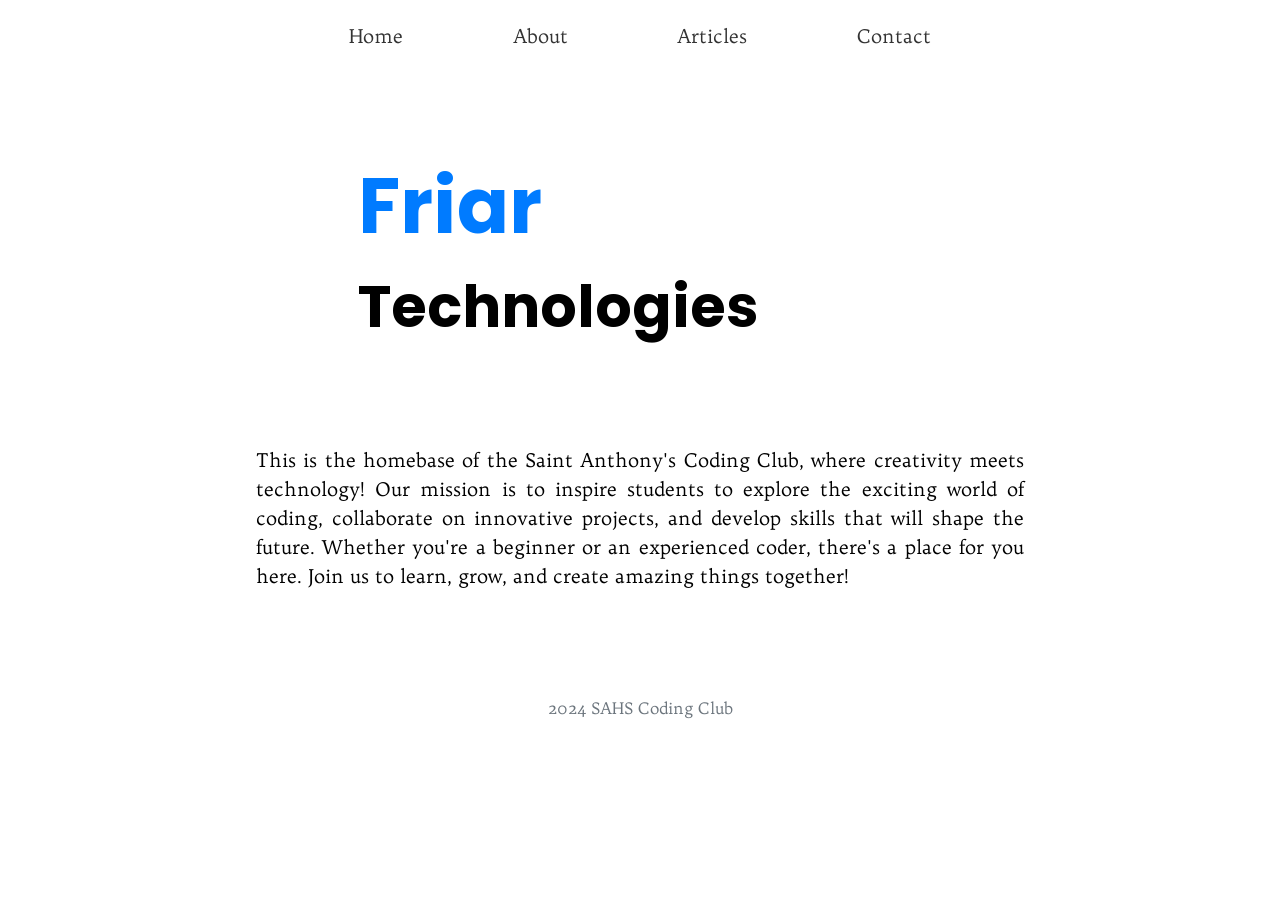
<file: index.html>
<!DOCTYPE html>
<html lang="en">
<META HTTP-EQUIV="Pragma" CONTENT="no-cache">
<head>
    <meta charset="UTF-8">
    <meta name="viewport" content="width=device-width, initial-scale=1.0">

    <link rel="stylesheet" href="styles.css">
    
    <title>Friar Technologies</title>
    <link rel="icon" href="images\SAHS_Logo.jpg">

    <script defer type="text/javascript" src="script4.js"></script>
</head>
      
<body>
  <nav class="navbar">
      <a href="index.html">Home</a>
      <a href="about.html">About</a>
      <a href="articles.html">Articles</a>
      <a href="contact.html">Contact</a>
  </nav>
  <div id="home" class="text">
    <div id="title">
        <h1>Friar</h1>
        <h2>Technologies</h2>
    </div>
    <p class="info">
        This is the homebase of the Saint Anthony's Coding Club, where creativity meets technology! Our mission is to inspire students to explore the exciting world of coding, collaborate on innovative projects, and develop skills that will shape the future. Whether you're a beginner or an experienced coder, there's a place for you here. Join us to learn, grow, and create amazing things together!
    </p>
  </div>
  <h4 class="watermark">2024 SAHS Coding Club</h4>
</body>
</html>
</file>
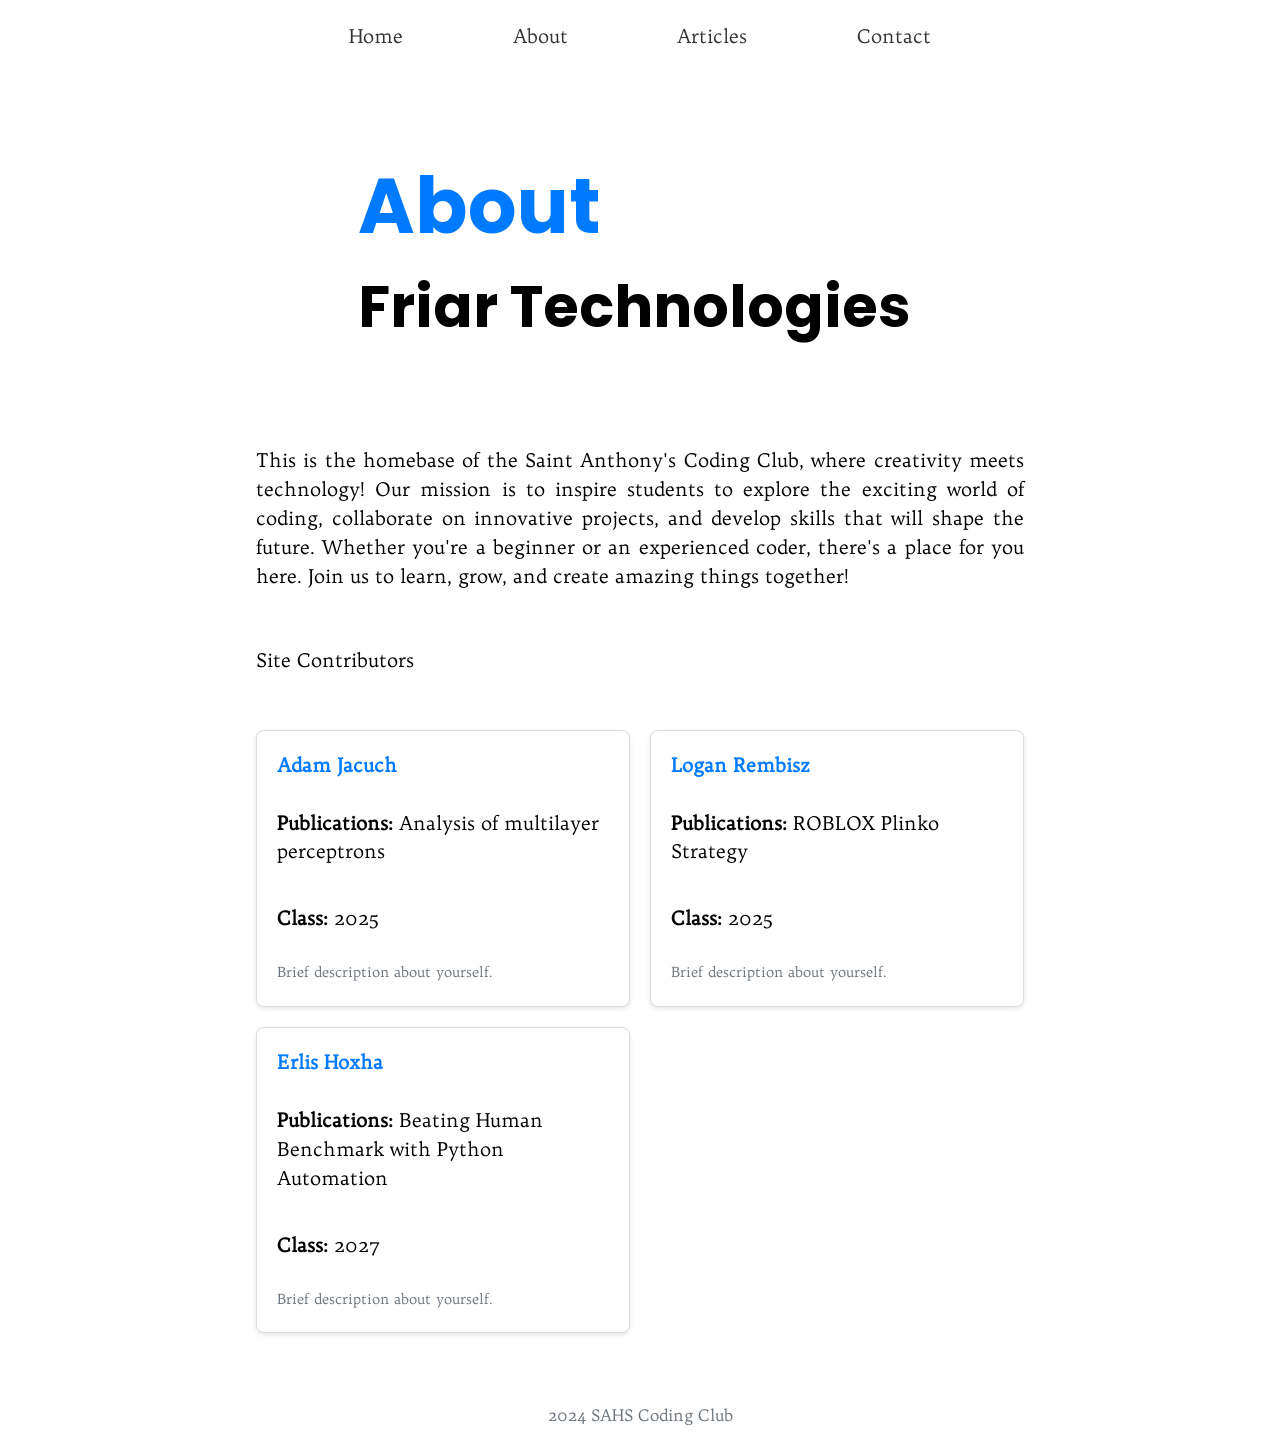
<file: about.html>
<!DOCTYPE html>
<html lang="en">
<META HTTP-EQUIV="Pragma" CONTENT="no-cache">
<head>
    <meta charset="UTF-8">
    <meta name="viewport" content="width=device-width, initial-scale=1.0">

    <link rel="stylesheet" href="styles.css">
    
    <title>Friar Technologies</title>
    <link rel="icon" href="images\SAHS_Logo.jpg">
    
    <script defer type="text/javascript" src="script4.js"></script>
</head>
      
<body>
  <nav class="navbar">
      <a href="index.html">Home</a>
      <a href="about.html">About</a>
      <a href="articles.html">Articles</a>
      <a href="contact.html">Contact</a>
  </nav>
  <div id="home" class="text">
    <div id="title">
        <h1>About</h1>
        <h2>Friar Technologies</h2>
    </div>
    <p class="info">
        This is the homebase of the Saint Anthony's Coding Club, where creativity meets technology! Our mission is to inspire students to explore the exciting world of coding, collaborate on innovative projects, and develop skills that will shape the future. Whether you're a beginner or an experienced coder, there's a place for you here. Join us to learn, grow, and create amazing things together!
    </p>
    <p class="info">Site Contributors</p>


    <ul class="link-list">
      <li>
          <a href="javascript:void(0);">
              <div class="card">
                  <h3>Adam Jacuch</h3>
                  <p><strong>Publications:</strong> Analysis of multilayer perceptrons</p>
                  <p><strong>Class:</strong> 2025</p>
                  <p class="description">Brief description about yourself.</p>
              </div>
          </a>
      </li>
      <li>
        <a href="javascript:void(0);">
            <div class="card">
                <h3>Logan Rembisz</h3>
                <p><strong>Publications:</strong> ROBLOX Plinko Strategy</p>
                <p><strong>Class:</strong> 2025</p>
                <p class="description">Brief description about yourself.</p>
            </div>
        </a>
      </li>
      <li>
        <a href="javascript:void(0);">
            <div class="card">
                <h3>Erlis Hoxha</h3>
                <p><strong>Publications:</strong> Beating Human Benchmark with Python Automation</p>
                <p><strong>Class:</strong> 2027</p>
                <p class="description">Brief description about yourself.</p>
            </div>
        </a>
      </li>
  </div>
  <h4 class="watermark">2024 SAHS Coding Club</h4>
</body>
</html>
</file>
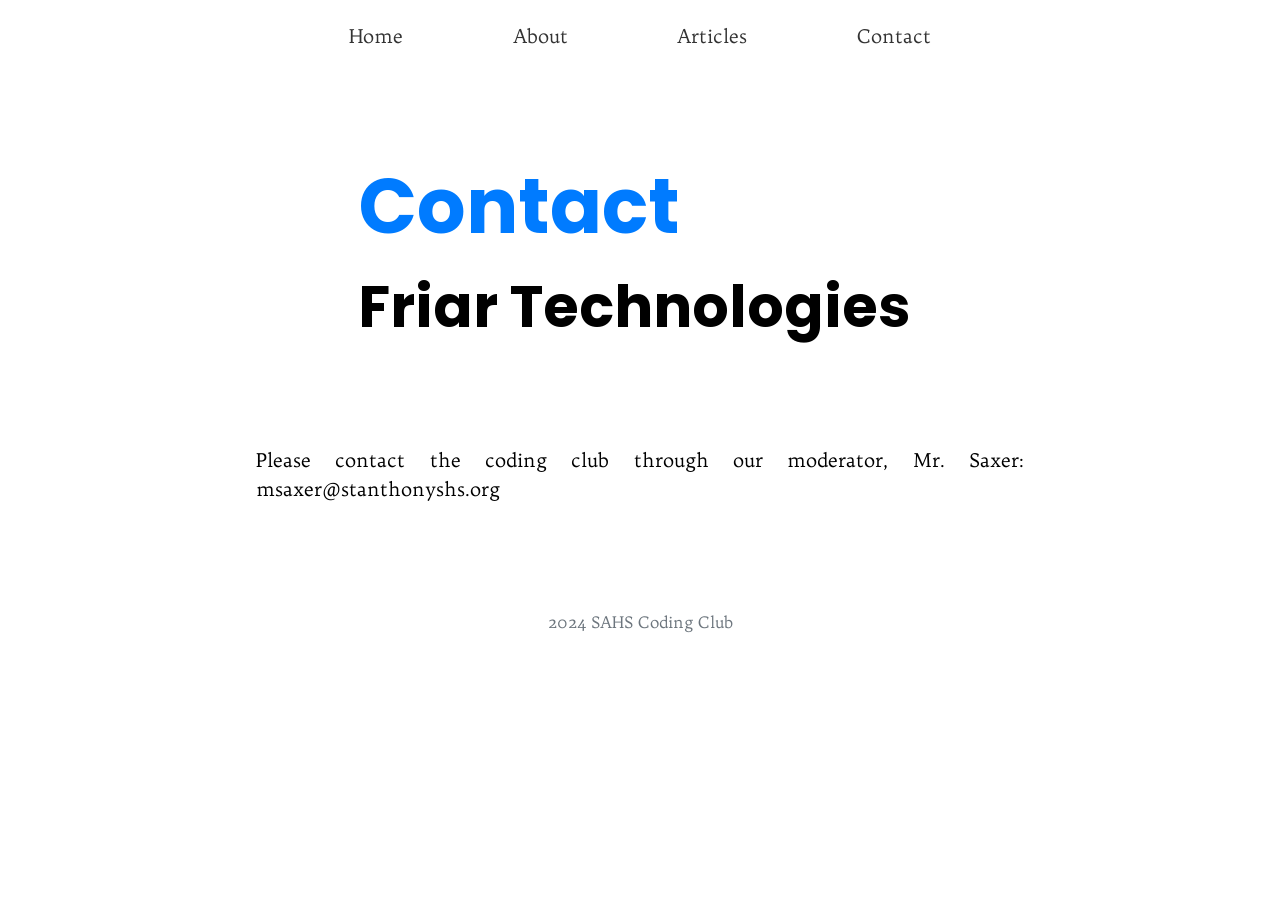
<file: contact.html>
<!DOCTYPE html>
<html lang="en">
<META HTTP-EQUIV="Pragma" CONTENT="no-cache">
<head>
    <meta charset="UTF-8">
    <meta name="viewport" content="width=device-width, initial-scale=1.0">

    <link rel="stylesheet" href="styles.css">
    
    <title>Friar Technologies</title>
    <link rel="icon" href="images\SAHS_Logo.jpg">
    
    <script defer type="text/javascript" src="script4.js"></script>
</head>
      
<body>
  <nav class="navbar">
      <a href="index.html">Home</a>
      <a href="about.html">About</a>
      <a href="articles.html">Articles</a>
      <a href="contact.html">Contact</a>
  </nav>
  <div id="home" class="text">
    <div id="title">
        <h1>Contact</h1>
        <h2>Friar Technologies</h2>
    </div>
    <p class="info">
        Please contact the coding club through our moderator, Mr. Saxer: msaxer@stanthonyshs.org
    </p>
  </div>
  <h4 class="watermark">2024 SAHS Coding Club</h4>
</body>
</html>
</file>
<file: styles.css>
@import url('https://fonts.googleapis.com/css2?family=Trykker&display=swap');
@import url('https://fonts.googleapis.com/css2?family=Poppins:ital,wght@0,100;0,200;0,300;0,400;0,500;0,600;0,700;0,800;0,900;1,100;1,200;1,300;1,400;1,500;1,600;1,700;1,800;1,900&display=swap');

body {
    margin: 0;
    font-family: "Trykker", serif;
}

.navbar {
    display: flex;
    justify-content: space-evenly;
    align-items: center;
    padding: 1rem 0;
    margin: 0 20%;
    background-color: white;
}
.navbar a {
    text-decoration: none;
    color: #333;
    font-size: 1.2rem;
    font-weight: 500;
    padding: 0.5rem 1rem;
    transition: color 0.3s;
    transition: transform 0.3s;
}
.navbar a:hover, .exit:hover {
    color: #007bff;
    transform: translateY(-2px);
}

.title {
    padding: 3% 0;
    margin: 0 20%;
    font-size: 1.5rem;

    text-align: center;
    text-indent: 2em;
    line-height: 1.5;
}

.text {
    margin: 0 20%;
    font-size: 1.2rem;

    text-align: justify;
    text-indent: 2em;
    line-height: 1.5;
}

h1 {
    color: #007bff;
    font-size: 4em;
    margin: 0 6%;

    animation: fadeInRight 0.5s ease-out forwards;
}
#home h2 {
    font-size: 3em;
    margin: 0 6%;

    opacity: 0;
    animation: fadeInLeft 0.5s ease-out 0.1s forwards;
}
.info {
    padding-bottom: 4vh;

    opacity: 0;
    animation: fadeInUp 0.5s ease-out 0.2s forwards;
}

/* Title div styling */
#title {
    flex: 1; /* Takes up half the space */
    display: flex;
    flex-direction: column;
    justify-content: center; /* Vertically centers the content */
    align-items: flex-start; /* Horizontally centers the content */
    padding: 10% 20px;
    box-sizing: border-box; /* Ensures padding doesn't affect layout */

    /*font-family: 'Fugaz One' !important;*/
    font-family: "Poppins", serif !important;
    font-weight: 900;
}

#home p {
    text-indent: 0 !important;
}

.heading {
    /*font-family: 'Fugaz One' !important;*/
    font-family: "Poppins", serif !important;
    padding: 6vh 0 !important;
}

.watermark {
    margin-top: 8vh;

    text-align: center;
    font-weight: 200;
    color: #6c757d;
}


/* General styling for the list */
.link-list {
    list-style-type: none; /* Removes default bullets */
    padding: 0; /* Removes default padding */
    margin: 0 auto; /* Centers the list */
    display: grid; /* Enables grid layout */
    grid-template-columns: repeat(2, 1fr); /* Creates a 2-column grid */
    gap: 20px; /* Adds space between grid items */
    width: 100%; /* Ensures full-width layout */

    opacity: 0;
    animation: fadeIn 0.5s ease-out 0.5s forwards;
}

.exit {
    font-family: "Trykker", serif;

    display: none;

    margin: 0;
    cursor: pointer;

    border-style: none;
    background-color: transparent;

    position: fixed;
    top: 0;
    left: 0;

    opacity: 0;
    animation: fadeIn 0.5s ease-out 0.5s forwards;

    text-decoration: none;
    color: #333;
    font-size: 1.2rem;
    font-weight: 500;
    padding: 1rem 1rem;
    transition: color 0.3s;
    transition: transform 0.3s;
}

/* Styling for individual list items */
.link-list li {
    margin: 0; /* No additional margin for list items */
}

/* Styling for the links */
.link-list a {
    text-decoration: none; /* Removes underline */
    color: inherit; /* Inherits color for better readability */
}

/* Styling for the card */
.card {
    display: flex;
    flex-direction: column;
    text-indent: 0 !important;
    text-align: start !important;
    padding: 20px; /* Adds padding inside the card */
    border: 1px solid #ddd; /* Adds a border around the card */
    border-radius: 8px; /* Rounds the corners of the card */
    box-shadow: 0 2px 4px rgba(0, 0, 0, 0.1); /* Adds a subtle shadow */
    background-color: #fff; /* Ensures a white background */
    transition: transform 0.3s, box-shadow 0.3s; /* Smooth hover effect */
}

/* Styling for the card hover effect */
.card:hover {
    transform: translateY(-5px); /* Slight lift on hover */
    box-shadow: 0 4px 8px rgba(0, 0, 0, 0.2); /* Slightly darker shadow */
}

/* Styling for the card title */
.card h3 {
    font-size: 1.2rem; /* Adjust title size */
    margin: 0 0 10px; /* Space below the title */
    color: #007bff; /* Link color */
}

/* Styling for the description */
.card .description {
    font-size: 0.9rem; /* Slightly smaller text for the description */
    color: #6c757d; /* Gray text for description */
    margin-top: 10px; /* Space above description */
    margin-bottom: 2px;
}


.hljs {
    color: #24292e;
    background: #f6f6f6 !important;

    text-indent: 0 !important;
}



@keyframes fadeInRight {
    from {
        opacity: 0;
        transform: translateX(10%);
    }
    to {
        opacity: 1;
        transform: translateX(0);
    }
}

@keyframes fadeInLeft {
    from {
        opacity: 0;
        transform: translateX(-10%);
    }
    to {
        opacity: 1;
        transform: translateX(0);
    }
}

@keyframes fadeInUp {
    from {
        opacity: 0;
        transform: translateY(10%);
    }
    to {
        opacity: 1;
        transform: translateY(0);
    }
}

@keyframes fadeIn {
    from {
        opacity: 0;
    }
    to {
        opacity: 1;
    }
}
</file>
